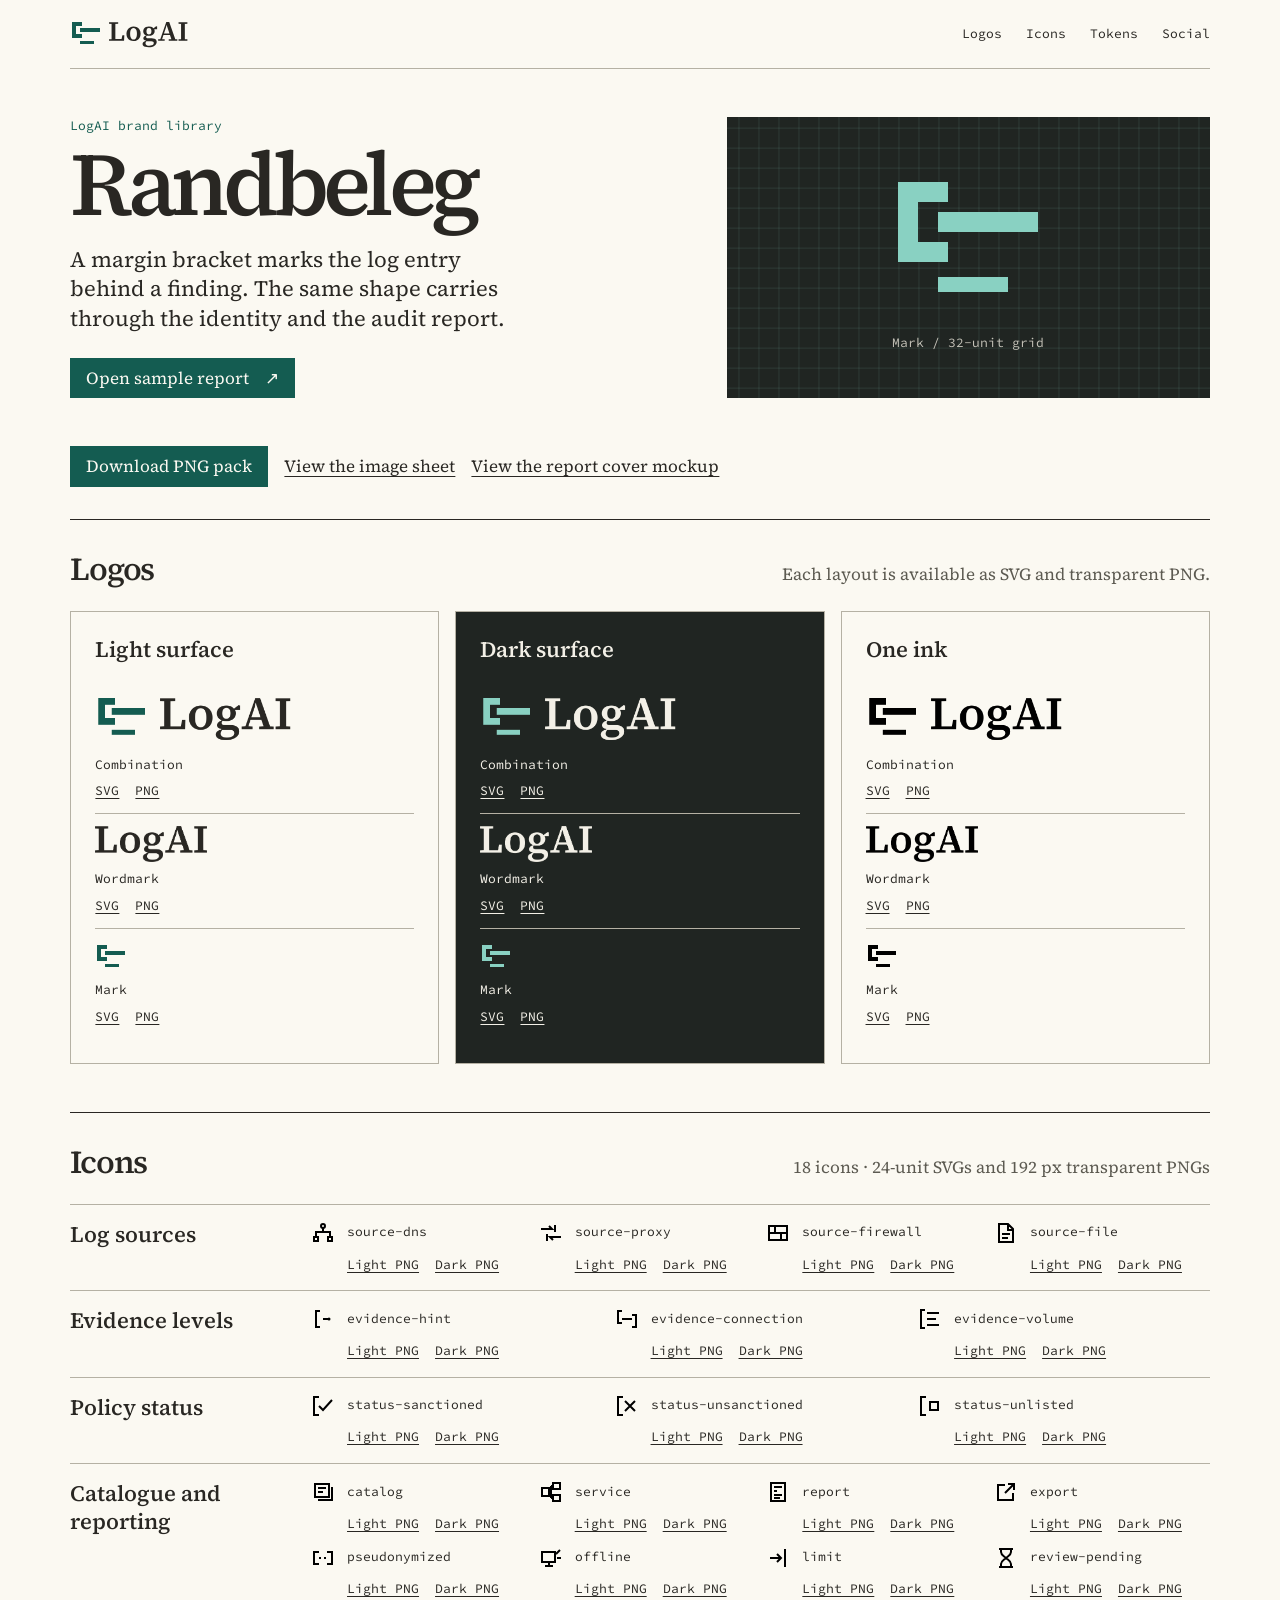
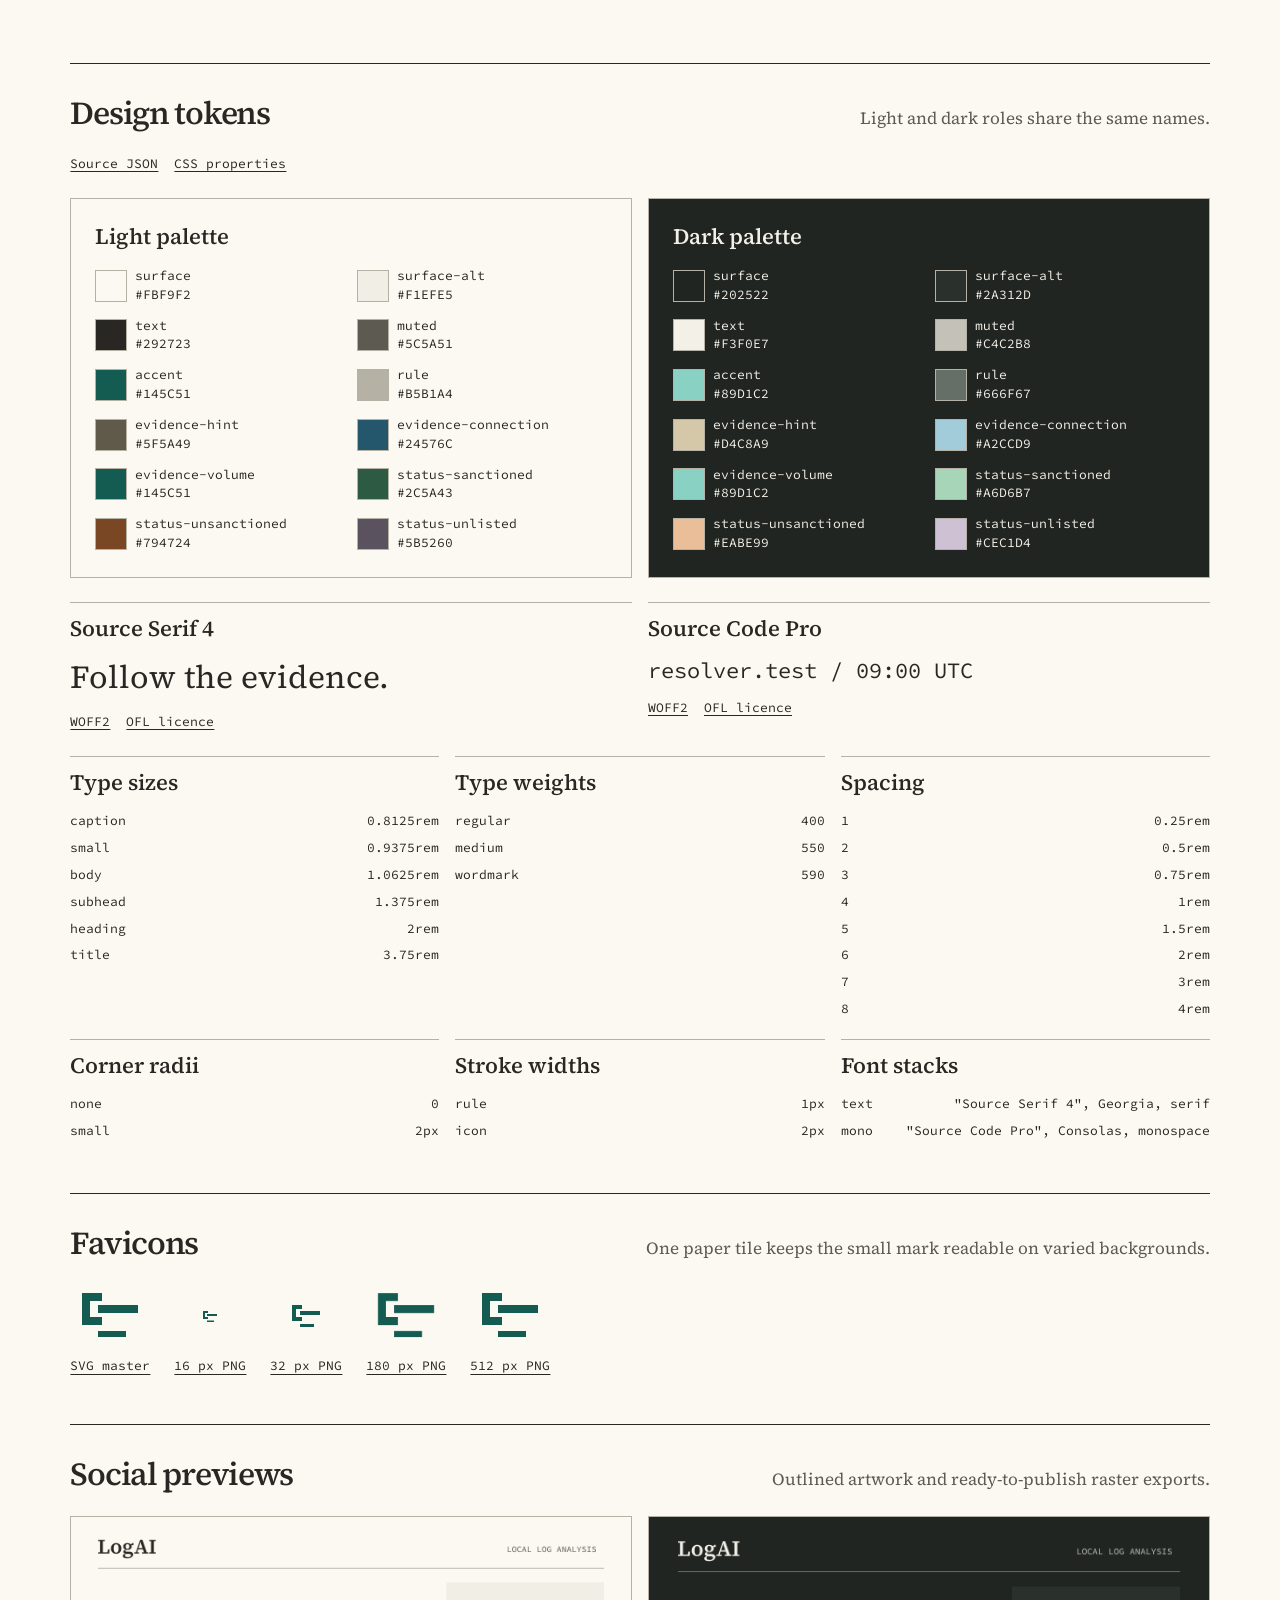
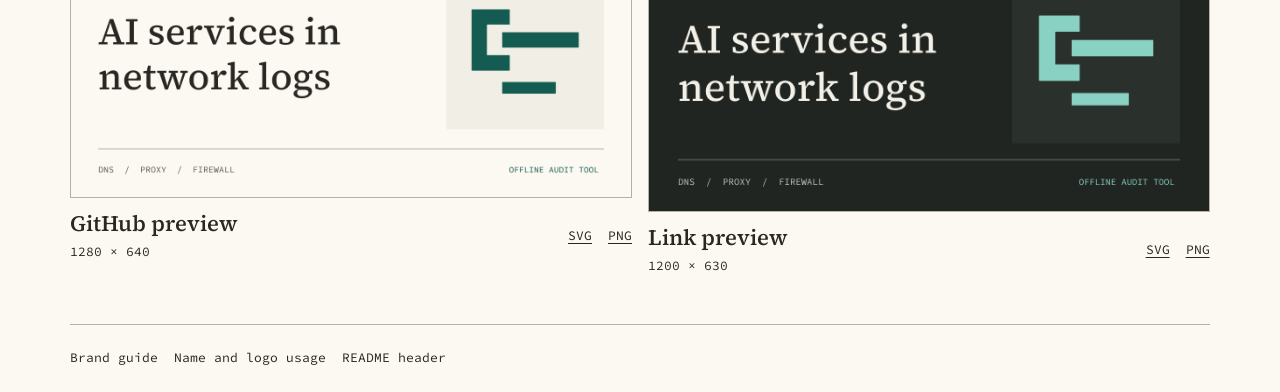
<file: brand/preview/index.html>
<!doctype html>
<html lang="en">
<head>
  <meta charset="utf-8">
  <meta name="viewport" content="width=device-width, initial-scale=1">
  <title>Randbeleg · LogAI asset library</title>
  <link rel="icon" href="../favicon/favicon.svg">
  <link rel="stylesheet" href="../fonts/fonts.css">
  <link rel="stylesheet" href="../tokens/tokens.css">
  <link rel="stylesheet" href="styles.css">
</head>
<body>
  <a class="skip" href="#logos">Skip to assets</a>
  <div class="page">
    <header class="bar">
      <picture>
        <source media="screen and (prefers-color-scheme: dark)" srcset="../logo/logai-logo-dark.svg">
        <img src="../logo/logai-logo-light.svg" alt="LogAI" width="119" height="36">
      </picture>
      <nav aria-label="Asset library"><a href="#logos">Logos</a><a href="#icons">Icons</a><a href="#tokens">Tokens</a><a href="#social">Social</a></nav>
    </header>
    <main>
      <header class="hero">
        <div class="intro">
          <p class="kicker">LogAI brand library</p>
          <h1>Randbeleg</h1>
          <p class="lead">A margin bracket marks the log entry behind a finding. The same shape carries through the identity and the audit report.</p>
          <a class="action" href="../templates/report/report.html">Open sample report <span aria-hidden="true">↗</span></a>
        </div>
        <div class="proof">
          <img src="../logo/logai-mark-dark.svg" alt="Randbeleg mark" width="160" height="160">
          <span>Mark / 32-unit grid</span>
        </div>
      </header>
      <div class="asset-downloads">
        <a class="action" href="../exports/logai-randbeleg-png.zip" download>Download PNG pack</a>
        <a href="randbeleg-assets.png">View the image sheet</a>
        <a href="report-cover-mockup.png">View the report cover mockup</a>
      </div>
    <section id="logos" aria-labelledby="logos-title">
      <header class="section-head"><h2 id="logos-title">Logos</h2><p>Each layout is available as SVG and transparent PNG.</p></header>
      <div class="logos">
        <article class="logo-card light"><h3>Light surface</h3>
          <div class="logo-sample">
            <img src="../logo/logai-logo-light.png" alt="" width="198" height="60">
            <span>Combination</span>
            <div class="downloads"><a href="../logo/logai-logo-light.svg" aria-label="logo light SVG">SVG</a><a href="../logo/logai-logo-light.png" aria-label="logo light PNG" download>PNG</a></div>
          </div>
          <div class="logo-sample">
            <img src="../logo/logai-wordmark-light.png" alt="" width="112" height="36">
            <span>Wordmark</span>
            <div class="downloads"><a href="../logo/logai-wordmark-light.svg" aria-label="wordmark light SVG">SVG</a><a href="../logo/logai-wordmark-light.png" aria-label="wordmark light PNG" download>PNG</a></div>
          </div>
          <div class="logo-sample">
            <img src="../logo/logai-mark-light.png" alt="" width="32" height="32">
            <span>Mark</span>
            <div class="downloads"><a href="../logo/logai-mark-light.svg" aria-label="mark light SVG">SVG</a><a href="../logo/logai-mark-light.png" aria-label="mark light PNG" download>PNG</a></div>
          </div>
        </article>
        <article class="logo-card dark"><h3>Dark surface</h3>
          <div class="logo-sample">
            <img src="../logo/logai-logo-dark.png" alt="" width="198" height="60">
            <span>Combination</span>
            <div class="downloads"><a href="../logo/logai-logo-dark.svg" aria-label="logo dark SVG">SVG</a><a href="../logo/logai-logo-dark.png" aria-label="logo dark PNG" download>PNG</a></div>
          </div>
          <div class="logo-sample">
            <img src="../logo/logai-wordmark-dark.png" alt="" width="112" height="36">
            <span>Wordmark</span>
            <div class="downloads"><a href="../logo/logai-wordmark-dark.svg" aria-label="wordmark dark SVG">SVG</a><a href="../logo/logai-wordmark-dark.png" aria-label="wordmark dark PNG" download>PNG</a></div>
          </div>
          <div class="logo-sample">
            <img src="../logo/logai-mark-dark.png" alt="" width="32" height="32">
            <span>Mark</span>
            <div class="downloads"><a href="../logo/logai-mark-dark.svg" aria-label="mark dark SVG">SVG</a><a href="../logo/logai-mark-dark.png" aria-label="mark dark PNG" download>PNG</a></div>
          </div>
        </article>
        <article class="logo-card mono"><h3>One ink</h3>
          <div class="logo-sample">
            <img src="../logo/logai-logo-mono.png" alt="" width="198" height="60">
            <span>Combination</span>
            <div class="downloads"><a href="../logo/logai-logo-mono.svg" aria-label="logo mono SVG">SVG</a><a href="../logo/logai-logo-mono.png" aria-label="logo mono PNG" download>PNG</a></div>
          </div>
          <div class="logo-sample">
            <img src="../logo/logai-wordmark-mono.png" alt="" width="112" height="36">
            <span>Wordmark</span>
            <div class="downloads"><a href="../logo/logai-wordmark-mono.svg" aria-label="wordmark mono SVG">SVG</a><a href="../logo/logai-wordmark-mono.png" aria-label="wordmark mono PNG" download>PNG</a></div>
          </div>
          <div class="logo-sample">
            <img src="../logo/logai-mark-mono.png" alt="" width="32" height="32">
            <span>Mark</span>
            <div class="downloads"><a href="../logo/logai-mark-mono.svg" aria-label="mark mono SVG">SVG</a><a href="../logo/logai-mark-mono.png" aria-label="mark mono PNG" download>PNG</a></div>
          </div>
        </article>
      </div>
    </section>
    <section id="icons" aria-labelledby="icons-title">
      <header class="section-head"><h2 id="icons-title">Icons</h2><p>18 icons · 24-unit SVGs and 192 px transparent PNGs</p></header>
      <div class="icon-group"><h3>Log sources</h3><ul>
            <li>
              <a href="../icons/source-dns.svg"><img src="../icons/source-dns.svg" alt="" width="24" height="24"><code>source-dns</code></a>
              <div class="downloads icon-formats"><a href="../icons/png/light/source-dns.png" aria-label="source-dns PNG for light surfaces" download>Light PNG</a><a href="../icons/png/dark/source-dns.png" aria-label="source-dns PNG for dark surfaces" download>Dark PNG</a></div>
            </li>
            <li>
              <a href="../icons/source-proxy.svg"><img src="../icons/source-proxy.svg" alt="" width="24" height="24"><code>source-proxy</code></a>
              <div class="downloads icon-formats"><a href="../icons/png/light/source-proxy.png" aria-label="source-proxy PNG for light surfaces" download>Light PNG</a><a href="../icons/png/dark/source-proxy.png" aria-label="source-proxy PNG for dark surfaces" download>Dark PNG</a></div>
            </li>
            <li>
              <a href="../icons/source-firewall.svg"><img src="../icons/source-firewall.svg" alt="" width="24" height="24"><code>source-firewall</code></a>
              <div class="downloads icon-formats"><a href="../icons/png/light/source-firewall.png" aria-label="source-firewall PNG for light surfaces" download>Light PNG</a><a href="../icons/png/dark/source-firewall.png" aria-label="source-firewall PNG for dark surfaces" download>Dark PNG</a></div>
            </li>
            <li>
              <a href="../icons/source-file.svg"><img src="../icons/source-file.svg" alt="" width="24" height="24"><code>source-file</code></a>
              <div class="downloads icon-formats"><a href="../icons/png/light/source-file.png" aria-label="source-file PNG for light surfaces" download>Light PNG</a><a href="../icons/png/dark/source-file.png" aria-label="source-file PNG for dark surfaces" download>Dark PNG</a></div>
            </li>
      </ul></div>
      <div class="icon-group"><h3>Evidence levels</h3><ul>
            <li>
              <a href="../icons/evidence-hint.svg"><img src="../icons/evidence-hint.svg" alt="" width="24" height="24"><code>evidence-hint</code></a>
              <div class="downloads icon-formats"><a href="../icons/png/light/evidence-hint.png" aria-label="evidence-hint PNG for light surfaces" download>Light PNG</a><a href="../icons/png/dark/evidence-hint.png" aria-label="evidence-hint PNG for dark surfaces" download>Dark PNG</a></div>
            </li>
            <li>
              <a href="../icons/evidence-connection.svg"><img src="../icons/evidence-connection.svg" alt="" width="24" height="24"><code>evidence-connection</code></a>
              <div class="downloads icon-formats"><a href="../icons/png/light/evidence-connection.png" aria-label="evidence-connection PNG for light surfaces" download>Light PNG</a><a href="../icons/png/dark/evidence-connection.png" aria-label="evidence-connection PNG for dark surfaces" download>Dark PNG</a></div>
            </li>
            <li>
              <a href="../icons/evidence-volume.svg"><img src="../icons/evidence-volume.svg" alt="" width="24" height="24"><code>evidence-volume</code></a>
              <div class="downloads icon-formats"><a href="../icons/png/light/evidence-volume.png" aria-label="evidence-volume PNG for light surfaces" download>Light PNG</a><a href="../icons/png/dark/evidence-volume.png" aria-label="evidence-volume PNG for dark surfaces" download>Dark PNG</a></div>
            </li>
      </ul></div>
      <div class="icon-group"><h3>Policy status</h3><ul>
            <li>
              <a href="../icons/status-sanctioned.svg"><img src="../icons/status-sanctioned.svg" alt="" width="24" height="24"><code>status-sanctioned</code></a>
              <div class="downloads icon-formats"><a href="../icons/png/light/status-sanctioned.png" aria-label="status-sanctioned PNG for light surfaces" download>Light PNG</a><a href="../icons/png/dark/status-sanctioned.png" aria-label="status-sanctioned PNG for dark surfaces" download>Dark PNG</a></div>
            </li>
            <li>
              <a href="../icons/status-unsanctioned.svg"><img src="../icons/status-unsanctioned.svg" alt="" width="24" height="24"><code>status-unsanctioned</code></a>
              <div class="downloads icon-formats"><a href="../icons/png/light/status-unsanctioned.png" aria-label="status-unsanctioned PNG for light surfaces" download>Light PNG</a><a href="../icons/png/dark/status-unsanctioned.png" aria-label="status-unsanctioned PNG for dark surfaces" download>Dark PNG</a></div>
            </li>
            <li>
              <a href="../icons/status-unlisted.svg"><img src="../icons/status-unlisted.svg" alt="" width="24" height="24"><code>status-unlisted</code></a>
              <div class="downloads icon-formats"><a href="../icons/png/light/status-unlisted.png" aria-label="status-unlisted PNG for light surfaces" download>Light PNG</a><a href="../icons/png/dark/status-unlisted.png" aria-label="status-unlisted PNG for dark surfaces" download>Dark PNG</a></div>
            </li>
      </ul></div>
      <div class="icon-group"><h3>Catalogue and reporting</h3><ul>
            <li>
              <a href="../icons/catalog.svg"><img src="../icons/catalog.svg" alt="" width="24" height="24"><code>catalog</code></a>
              <div class="downloads icon-formats"><a href="../icons/png/light/catalog.png" aria-label="catalog PNG for light surfaces" download>Light PNG</a><a href="../icons/png/dark/catalog.png" aria-label="catalog PNG for dark surfaces" download>Dark PNG</a></div>
            </li>
            <li>
              <a href="../icons/service.svg"><img src="../icons/service.svg" alt="" width="24" height="24"><code>service</code></a>
              <div class="downloads icon-formats"><a href="../icons/png/light/service.png" aria-label="service PNG for light surfaces" download>Light PNG</a><a href="../icons/png/dark/service.png" aria-label="service PNG for dark surfaces" download>Dark PNG</a></div>
            </li>
            <li>
              <a href="../icons/report.svg"><img src="../icons/report.svg" alt="" width="24" height="24"><code>report</code></a>
              <div class="downloads icon-formats"><a href="../icons/png/light/report.png" aria-label="report PNG for light surfaces" download>Light PNG</a><a href="../icons/png/dark/report.png" aria-label="report PNG for dark surfaces" download>Dark PNG</a></div>
            </li>
            <li>
              <a href="../icons/export.svg"><img src="../icons/export.svg" alt="" width="24" height="24"><code>export</code></a>
              <div class="downloads icon-formats"><a href="../icons/png/light/export.png" aria-label="export PNG for light surfaces" download>Light PNG</a><a href="../icons/png/dark/export.png" aria-label="export PNG for dark surfaces" download>Dark PNG</a></div>
            </li>
            <li>
              <a href="../icons/pseudonymized.svg"><img src="../icons/pseudonymized.svg" alt="" width="24" height="24"><code>pseudonymized</code></a>
              <div class="downloads icon-formats"><a href="../icons/png/light/pseudonymized.png" aria-label="pseudonymized PNG for light surfaces" download>Light PNG</a><a href="../icons/png/dark/pseudonymized.png" aria-label="pseudonymized PNG for dark surfaces" download>Dark PNG</a></div>
            </li>
            <li>
              <a href="../icons/offline.svg"><img src="../icons/offline.svg" alt="" width="24" height="24"><code>offline</code></a>
              <div class="downloads icon-formats"><a href="../icons/png/light/offline.png" aria-label="offline PNG for light surfaces" download>Light PNG</a><a href="../icons/png/dark/offline.png" aria-label="offline PNG for dark surfaces" download>Dark PNG</a></div>
            </li>
            <li>
              <a href="../icons/limit.svg"><img src="../icons/limit.svg" alt="" width="24" height="24"><code>limit</code></a>
              <div class="downloads icon-formats"><a href="../icons/png/light/limit.png" aria-label="limit PNG for light surfaces" download>Light PNG</a><a href="../icons/png/dark/limit.png" aria-label="limit PNG for dark surfaces" download>Dark PNG</a></div>
            </li>
            <li>
              <a href="../icons/review-pending.svg"><img src="../icons/review-pending.svg" alt="" width="24" height="24"><code>review-pending</code></a>
              <div class="downloads icon-formats"><a href="../icons/png/light/review-pending.png" aria-label="review-pending PNG for light surfaces" download>Light PNG</a><a href="../icons/png/dark/review-pending.png" aria-label="review-pending PNG for dark surfaces" download>Dark PNG</a></div>
            </li>
      </ul></div>
    </section>
    <section id="tokens" aria-labelledby="tokens-title">
      <header class="section-head"><h2 id="tokens-title">Design tokens</h2><p>Light and dark roles share the same names.</p></header>
      <div class="downloads"><a href="../tokens/tokens.json">Source JSON</a><a href="../tokens/tokens.css">CSS properties</a></div>
      <div class="palettes">
        <article class="palette light"><h3>Light palette</h3><ul>
            <li><i style="--swatch:var(--logai-color-light-surface)"></i><div><code>surface</code><span>#FBF9F2</span></div></li>
            <li><i style="--swatch:var(--logai-color-light-surface-alt)"></i><div><code>surface-alt</code><span>#F1EFE5</span></div></li>
            <li><i style="--swatch:var(--logai-color-light-text)"></i><div><code>text</code><span>#292723</span></div></li>
            <li><i style="--swatch:var(--logai-color-light-muted)"></i><div><code>muted</code><span>#5C5A51</span></div></li>
            <li><i style="--swatch:var(--logai-color-light-accent)"></i><div><code>accent</code><span>#145C51</span></div></li>
            <li><i style="--swatch:var(--logai-color-light-rule)"></i><div><code>rule</code><span>#B5B1A4</span></div></li>
            <li><i style="--swatch:var(--logai-color-light-evidence-hint)"></i><div><code>evidence-hint</code><span>#5F5A49</span></div></li>
            <li><i style="--swatch:var(--logai-color-light-evidence-connection)"></i><div><code>evidence-connection</code><span>#24576C</span></div></li>
            <li><i style="--swatch:var(--logai-color-light-evidence-volume)"></i><div><code>evidence-volume</code><span>#145C51</span></div></li>
            <li><i style="--swatch:var(--logai-color-light-status-sanctioned)"></i><div><code>status-sanctioned</code><span>#2C5A43</span></div></li>
            <li><i style="--swatch:var(--logai-color-light-status-unsanctioned)"></i><div><code>status-unsanctioned</code><span>#794724</span></div></li>
            <li><i style="--swatch:var(--logai-color-light-status-unlisted)"></i><div><code>status-unlisted</code><span>#5B5260</span></div></li>
          </ul></article>
        <article class="palette dark"><h3>Dark palette</h3><ul>
            <li><i style="--swatch:var(--logai-color-dark-surface)"></i><div><code>surface</code><span>#202522</span></div></li>
            <li><i style="--swatch:var(--logai-color-dark-surface-alt)"></i><div><code>surface-alt</code><span>#2A312D</span></div></li>
            <li><i style="--swatch:var(--logai-color-dark-text)"></i><div><code>text</code><span>#F3F0E7</span></div></li>
            <li><i style="--swatch:var(--logai-color-dark-muted)"></i><div><code>muted</code><span>#C4C2B8</span></div></li>
            <li><i style="--swatch:var(--logai-color-dark-accent)"></i><div><code>accent</code><span>#89D1C2</span></div></li>
            <li><i style="--swatch:var(--logai-color-dark-rule)"></i><div><code>rule</code><span>#666F67</span></div></li>
            <li><i style="--swatch:var(--logai-color-dark-evidence-hint)"></i><div><code>evidence-hint</code><span>#D4C8A9</span></div></li>
            <li><i style="--swatch:var(--logai-color-dark-evidence-connection)"></i><div><code>evidence-connection</code><span>#A2CCD9</span></div></li>
            <li><i style="--swatch:var(--logai-color-dark-evidence-volume)"></i><div><code>evidence-volume</code><span>#89D1C2</span></div></li>
            <li><i style="--swatch:var(--logai-color-dark-status-sanctioned)"></i><div><code>status-sanctioned</code><span>#A6D6B7</span></div></li>
            <li><i style="--swatch:var(--logai-color-dark-status-unsanctioned)"></i><div><code>status-unsanctioned</code><span>#EABE99</span></div></li>
            <li><i style="--swatch:var(--logai-color-dark-status-unlisted)"></i><div><code>status-unlisted</code><span>#CEC1D4</span></div></li>
          </ul></article>
      </div>
      <div class="types">
        <article class="type-sample"><h3>Source Serif 4</h3><p>Follow the evidence.</p><div class="downloads"><a href="../fonts/source-serif-4/source-serif-4.woff2">WOFF2</a><a href="../fonts/source-serif-4/ofl.txt">OFL licence</a></div></article>
        <article class="type-sample"><h3>Source Code Pro</h3><p>resolver.test / 09:00 UTC</p><div class="downloads"><a href="../fonts/source-code-pro/source-code-pro.woff2">WOFF2</a><a href="../fonts/source-code-pro/ofl.txt">OFL licence</a></div></article>
      </div>
      <div class="dimensions">
        <article><h3>Type sizes</h3><dl>
          <div><dt>caption</dt><dd><code>0.8125rem</code></dd></div>
          <div><dt>small</dt><dd><code>0.9375rem</code></dd></div>
          <div><dt>body</dt><dd><code>1.0625rem</code></dd></div>
          <div><dt>subhead</dt><dd><code>1.375rem</code></dd></div>
          <div><dt>heading</dt><dd><code>2rem</code></dd></div>
          <div><dt>title</dt><dd><code>3.75rem</code></dd></div>
        </dl></article>
        <article><h3>Type weights</h3><dl>
          <div><dt>regular</dt><dd><code>400</code></dd></div>
          <div><dt>medium</dt><dd><code>550</code></dd></div>
          <div><dt>wordmark</dt><dd><code>590</code></dd></div>
        </dl></article>
        <article><h3>Spacing</h3><dl>
          <div><dt>1</dt><dd><code>0.25rem</code></dd></div>
          <div><dt>2</dt><dd><code>0.5rem</code></dd></div>
          <div><dt>3</dt><dd><code>0.75rem</code></dd></div>
          <div><dt>4</dt><dd><code>1rem</code></dd></div>
          <div><dt>5</dt><dd><code>1.5rem</code></dd></div>
          <div><dt>6</dt><dd><code>2rem</code></dd></div>
          <div><dt>7</dt><dd><code>3rem</code></dd></div>
          <div><dt>8</dt><dd><code>4rem</code></dd></div>
        </dl></article>
        <article><h3>Corner radii</h3><dl>
          <div><dt>none</dt><dd><code>0</code></dd></div>
          <div><dt>small</dt><dd><code>2px</code></dd></div>
        </dl></article>
        <article><h3>Stroke widths</h3><dl>
          <div><dt>rule</dt><dd><code>1px</code></dd></div>
          <div><dt>icon</dt><dd><code>2px</code></dd></div>
        </dl></article>
        <article><h3>Font stacks</h3><dl>
          <div><dt>text</dt><dd><code>&quot;Source Serif 4&quot;, Georgia, serif</code></dd></div>
          <div><dt>mono</dt><dd><code>&quot;Source Code Pro&quot;, Consolas, monospace</code></dd></div>
        </dl></article>
      </div>
    </section>
    <section id="favicons" aria-labelledby="favicons-title">
      <header class="section-head"><h2 id="favicons-title">Favicons</h2><p>One paper tile keeps the small mark readable on varied backgrounds.</p></header>
      <div class="favicons"><a href="../favicon/favicon.svg"><img src="../favicon/favicon.svg" alt="" width="64" height="64"><span>SVG master</span></a>
        <a href="../favicon/favicon-16.png"><img src="../favicon/favicon-16.png" alt="" width="16" height="16"><span>16 px PNG</span></a>
<a href="../favicon/favicon-32.png"><img src="../favicon/favicon-32.png" alt="" width="32" height="32"><span>32 px PNG</span></a>
<a href="../favicon/favicon-180.png"><img src="../favicon/favicon-180.png" alt="" width="64" height="64"><span>180 px PNG</span></a>
<a href="../favicon/favicon-512.png"><img src="../favicon/favicon-512.png" alt="" width="64" height="64"><span>512 px PNG</span></a></div>
    </section>
    <section id="social" aria-labelledby="social-title">
      <header class="section-head"><h2 id="social-title">Social previews</h2><p>Outlined artwork and ready-to-publish raster exports.</p></header>
      <div class="socials">
        <figure><img src="../social/github-preview.png" alt="GitHub preview, AI services in network logs" width="1280" height="640"><figcaption><div><h3>GitHub preview</h3><code>1280 × 640</code></div><div class="downloads"><a href="../social/github-preview.svg">SVG</a><a href="../social/github-preview.png">PNG</a></div></figcaption></figure>
        <figure><img src="../social/link-preview.png" alt="Link preview, AI services in network logs" width="1200" height="630"><figcaption><div><h3>Link preview</h3><code>1200 × 630</code></div><div class="downloads"><a href="../social/link-preview.svg">SVG</a><a href="../social/link-preview.png">PNG</a></div></figcaption></figure>
      </div>
    </section>
    </main>
    <footer><a href="../README.md">Brand guide</a><a href="../TRADEMARK.md">Name and logo usage</a><a href="../snippets/readme-header.md">README header</a></footer>
  </div>
</body>
</html>
</file>
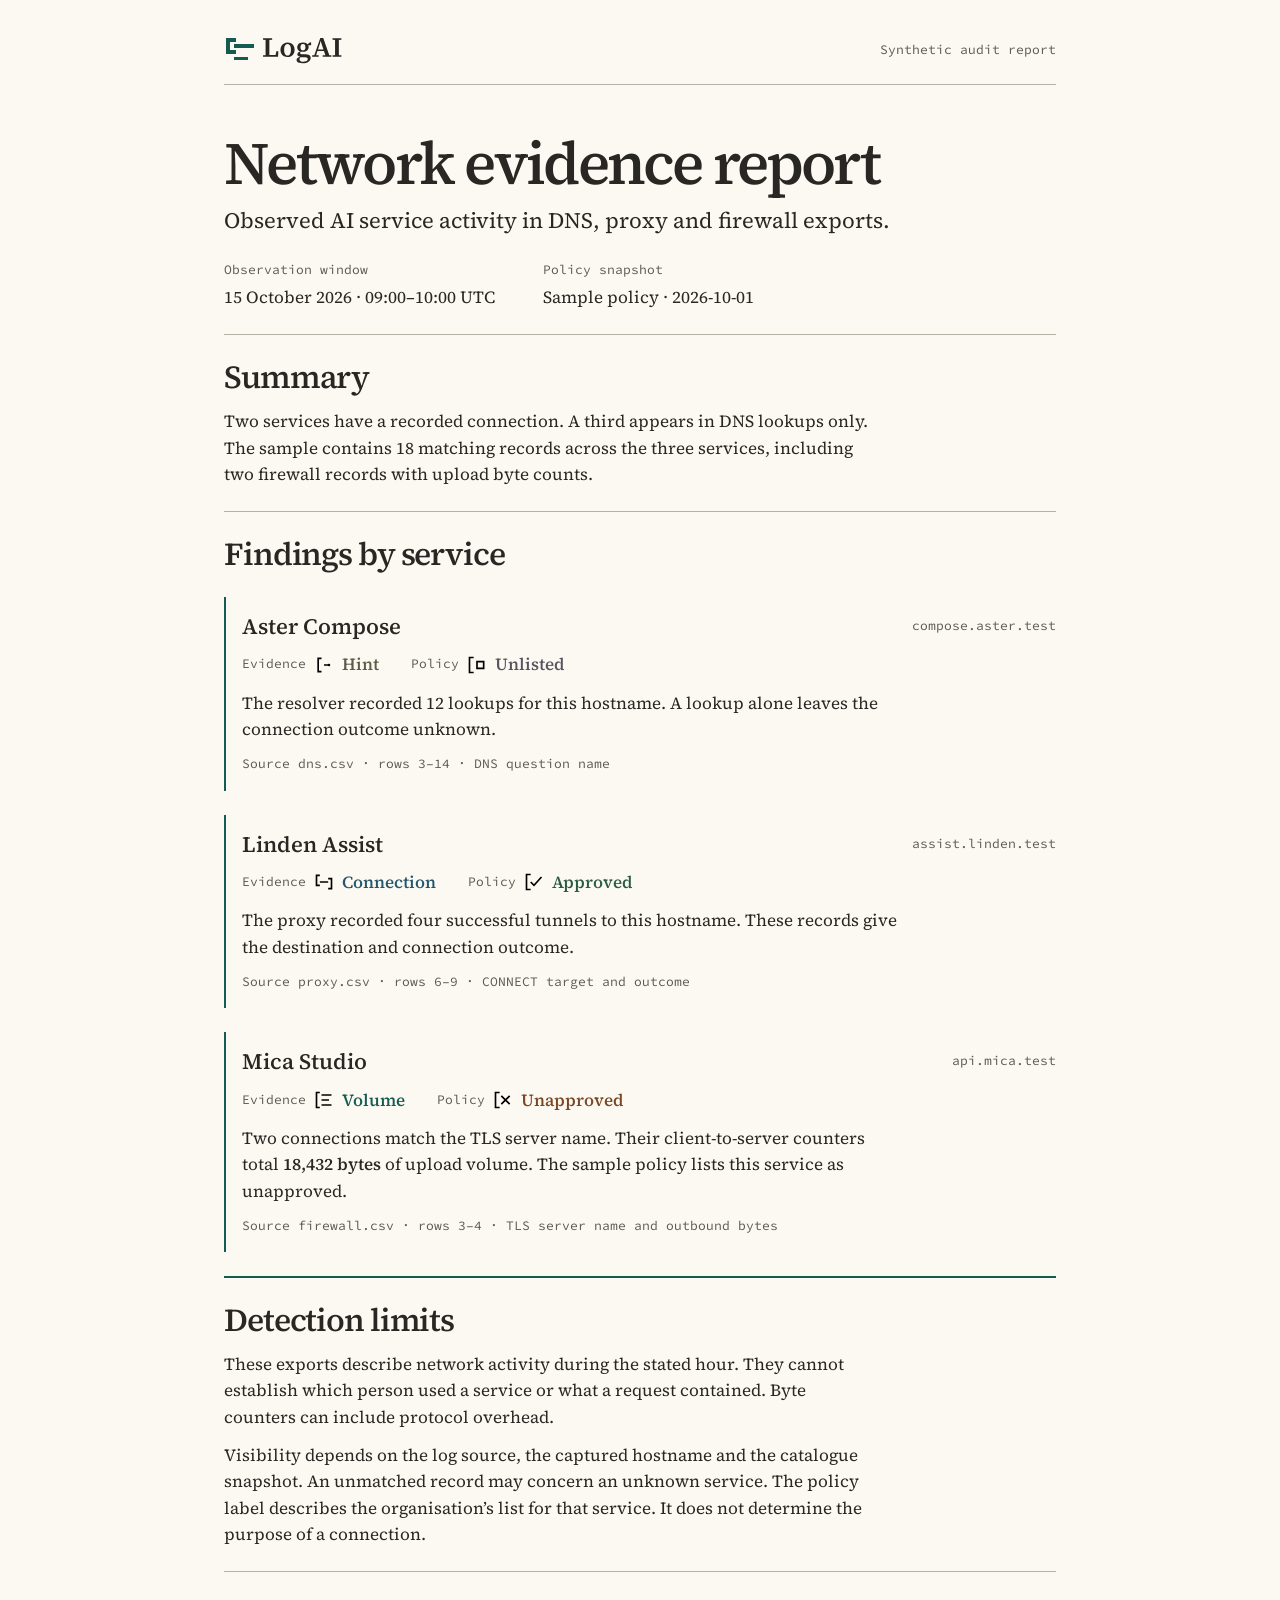
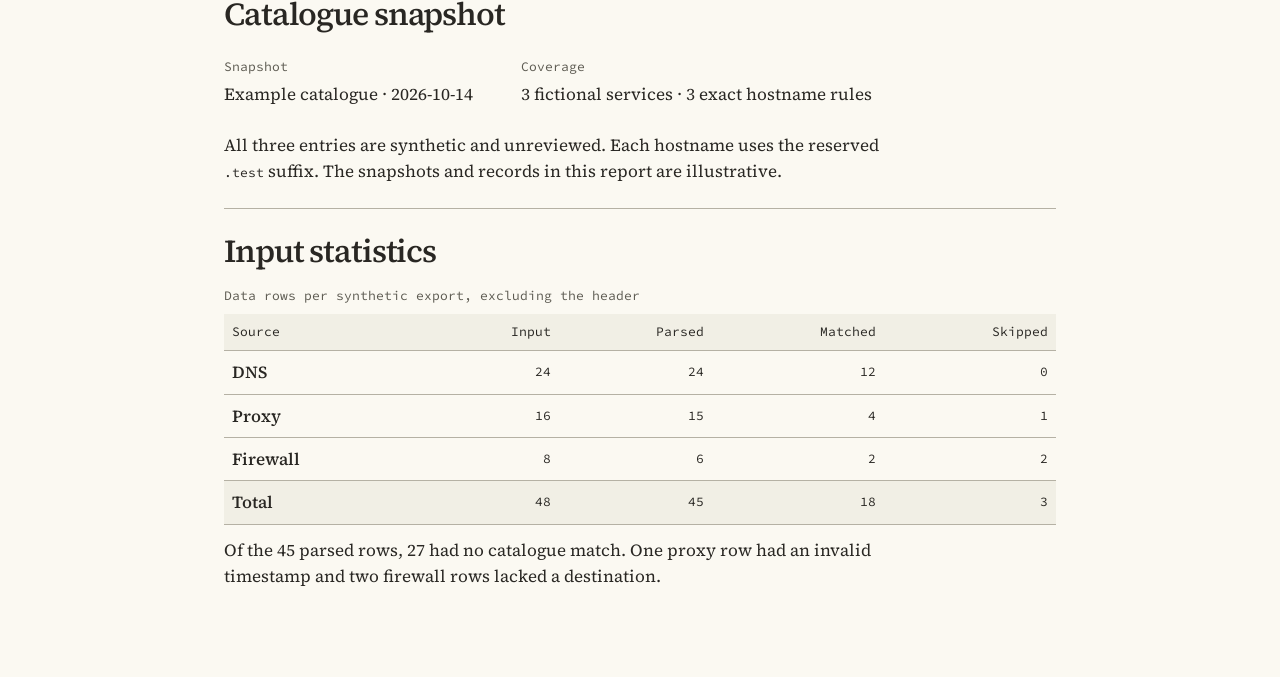
<file: brand/templates/report/report.html>
<!doctype html>
<html lang="en">
<head>
  <meta charset="utf-8">
  <meta name="viewport" content="width=device-width, initial-scale=1">
  <title>Network evidence report · LogAI</title>
  <link rel="icon" href="../../favicon/favicon.svg">
  <link rel="stylesheet" href="../../fonts/fonts.css">
  <link rel="stylesheet" href="../../tokens/tokens.css">
  <link rel="stylesheet" href="report.css">
</head>
<body>
  <main>
    <header class="cover">
      <div class="mast">
        <img class="logo-light" src="../../logo/logai-logo-light.svg" width="119" height="36" alt="LogAI">
        <img class="logo-dark" src="../../logo/logai-logo-dark.svg" width="119" height="36" alt="LogAI">
        <span>Synthetic audit report</span>
      </div>
      <h1>Network evidence report</h1>
      <p class="dek">Observed AI service activity in DNS, proxy and firewall exports.</p>
      <dl class="metadata">
        <div><dt>Observation window</dt><dd>15 October 2026 · 09:00–10:00 UTC</dd></div>
        <div><dt>Policy snapshot</dt><dd>Sample policy · 2026-10-01</dd></div>
      </dl>
    </header>

    <section aria-labelledby="summary">
      <h2 id="summary">Summary</h2>
      <p>Two services have a recorded connection. A third appears in DNS lookups only. The sample contains 18 matching records across the three services, including two firewall records with upload byte counts.</p>
    </section>

    <section aria-labelledby="findings">
      <h2 id="findings">Findings by service</h2>
      <article>
        <header><h3>Aster Compose</h3><code>compose.aster.test</code></header>
        <dl class="classification">
          <div><dt>Evidence</dt><dd class="evidence-hint"><img src="../../icons/evidence-hint.svg" alt="">Hint</dd></div>
          <div><dt>Policy</dt><dd class="status-unlisted"><img src="../../icons/status-unlisted.svg" alt="">Unlisted</dd></div>
        </dl>
        <p>The resolver recorded 12 lookups for this hostname. A lookup alone leaves the connection outcome unknown.</p>
        <p class="reference">Source <code>dns.csv</code> · rows 3–14 · DNS question name</p>
      </article>
      <article>
        <header><h3>Linden Assist</h3><code>assist.linden.test</code></header>
        <dl class="classification">
          <div><dt>Evidence</dt><dd class="evidence-connection"><img src="../../icons/evidence-connection.svg" alt="">Connection</dd></div>
          <div><dt>Policy</dt><dd class="status-sanctioned"><img src="../../icons/status-sanctioned.svg" alt="">Approved</dd></div>
        </dl>
        <p>The proxy recorded four successful tunnels to this hostname. These records give the destination and connection outcome.</p>
        <p class="reference">Source <code>proxy.csv</code> · rows 6–9 · CONNECT target and outcome</p>
      </article>
      <article>
        <header><h3>Mica Studio</h3><code>api.mica.test</code></header>
        <dl class="classification">
          <div><dt>Evidence</dt><dd class="evidence-volume"><img src="../../icons/evidence-volume.svg" alt="">Volume</dd></div>
          <div><dt>Policy</dt><dd class="status-unsanctioned"><img src="../../icons/status-unsanctioned.svg" alt="">Unapproved</dd></div>
        </dl>
        <p>Two connections match the TLS server name. Their client-to-server counters total <strong>18,432 bytes</strong> of upload volume. The sample policy lists this service as unapproved.</p>
        <p class="reference">Source <code>firewall.csv</code> · rows 3–4 · TLS server name and outbound bytes</p>
      </article>
    </section>

    <section class="methods" aria-labelledby="limits">
      <h2 id="limits">Detection limits</h2>
      <p>These exports describe network activity during the stated hour. They cannot establish which person used a service or what a request contained. Byte counters can include protocol overhead.</p>
      <p>Visibility depends on the log source, the captured hostname and the catalogue snapshot. An unmatched record may concern an unknown service. The policy label describes the organisation’s list for that service. It does not determine the purpose of a connection.</p>
    </section>
    <section aria-labelledby="catalogue">
      <h2 id="catalogue">Catalogue snapshot</h2>
      <dl class="metadata">
        <div><dt>Snapshot</dt><dd>Example catalogue · 2026-10-14</dd></div>
        <div><dt>Coverage</dt><dd>3 fictional services · 3 exact hostname rules</dd></div>
      </dl>
      <p>All three entries are synthetic and unreviewed. Each hostname uses the reserved <code>.test</code> suffix. The snapshots and records in this report are illustrative.</p>
    </section>
    <section aria-labelledby="inputs">
      <h2 id="inputs">Input statistics</h2>
      <table>
        <caption>Data rows per synthetic export, excluding the header</caption>
        <thead><tr><th scope="col">Source</th><th scope="col">Input</th><th scope="col">Parsed</th><th scope="col">Matched</th><th scope="col">Skipped</th></tr></thead>
        <tbody>
          <tr><th scope="row">DNS</th><td>24</td><td>24</td><td>12</td><td>0</td></tr>
          <tr><th scope="row">Proxy</th><td>16</td><td>15</td><td>4</td><td>1</td></tr>
          <tr><th scope="row">Firewall</th><td>8</td><td>6</td><td>2</td><td>2</td></tr>
        </tbody>
        <tfoot><tr><th scope="row">Total</th><td>48</td><td>45</td><td>18</td><td>3</td></tr></tfoot>
      </table>
      <p>Of the 45 parsed rows, 27 had no catalogue match. One proxy row had an invalid timestamp and two firewall rows lacked a destination.</p>
    </section>
  </main>
</body>
</html>
</file>
<file: brand/fonts/fonts.css>
@font-face {
  font-family: "Source Serif 4";
  src: url("source-serif-4/source-serif-4.woff2") format("woff2");
  font-style: normal;
  font-weight: 200 900;
  font-display: swap;
}

@font-face {
  font-family: "Source Code Pro";
  src: url("source-code-pro/source-code-pro.woff2") format("woff2");
  font-style: normal;
  font-weight: 400;
  font-display: swap;
}
</file>
<file: brand/tokens/tokens.css>
/* Generated from tokens.json by generate.py. */
:root {
  --logai-color-light-surface: #FBF9F2;
  --logai-color-light-surface-alt: #F1EFE5;
  --logai-color-light-text: #292723;
  --logai-color-light-muted: #5C5A51;
  --logai-color-light-accent: #145C51;
  --logai-color-light-rule: #B5B1A4;
  --logai-color-light-evidence-hint: #5F5A49;
  --logai-color-light-evidence-connection: #24576C;
  --logai-color-light-evidence-volume: #145C51;
  --logai-color-light-status-sanctioned: #2C5A43;
  --logai-color-light-status-unsanctioned: #794724;
  --logai-color-light-status-unlisted: #5B5260;
  --logai-color-dark-surface: #202522;
  --logai-color-dark-surface-alt: #2A312D;
  --logai-color-dark-text: #F3F0E7;
  --logai-color-dark-muted: #C4C2B8;
  --logai-color-dark-accent: #89D1C2;
  --logai-color-dark-rule: #666F67;
  --logai-color-dark-evidence-hint: #D4C8A9;
  --logai-color-dark-evidence-connection: #A2CCD9;
  --logai-color-dark-evidence-volume: #89D1C2;
  --logai-color-dark-status-sanctioned: #A6D6B7;
  --logai-color-dark-status-unsanctioned: #EABE99;
  --logai-color-dark-status-unlisted: #CEC1D4;
  --logai-font-family-text: "Source Serif 4", Georgia, serif;
  --logai-font-family-mono: "Source Code Pro", Consolas, monospace;
  --logai-font-size-caption: 0.8125rem;
  --logai-font-size-small: 0.9375rem;
  --logai-font-size-body: 1.0625rem;
  --logai-font-size-subhead: 1.375rem;
  --logai-font-size-heading: 2rem;
  --logai-font-size-title: 3.75rem;
  --logai-font-weight-regular: 400;
  --logai-font-weight-medium: 550;
  --logai-font-weight-wordmark: 590;
  --logai-space-1: 0.25rem;
  --logai-space-2: 0.5rem;
  --logai-space-3: 0.75rem;
  --logai-space-4: 1rem;
  --logai-space-5: 1.5rem;
  --logai-space-6: 2rem;
  --logai-space-7: 3rem;
  --logai-space-8: 4rem;
  --logai-radius-none: 0;
  --logai-radius-small: 2px;
  --logai-stroke-rule: 1px;
  --logai-stroke-icon: 2px;
  --logai-surface: var(--logai-color-light-surface);
  --logai-surface-alt: var(--logai-color-light-surface-alt);
  --logai-text: var(--logai-color-light-text);
  --logai-muted: var(--logai-color-light-muted);
  --logai-accent: var(--logai-color-light-accent);
  --logai-rule: var(--logai-color-light-rule);
  --logai-evidence-hint: var(--logai-color-light-evidence-hint);
  --logai-evidence-connection: var(--logai-color-light-evidence-connection);
  --logai-evidence-volume: var(--logai-color-light-evidence-volume);
  --logai-status-sanctioned: var(--logai-color-light-status-sanctioned);
  --logai-status-unsanctioned: var(--logai-color-light-status-unsanctioned);
  --logai-status-unlisted: var(--logai-color-light-status-unlisted);
}

@media screen and (prefers-color-scheme: dark) {
  :root {
    --logai-surface: var(--logai-color-dark-surface);
    --logai-surface-alt: var(--logai-color-dark-surface-alt);
    --logai-text: var(--logai-color-dark-text);
    --logai-muted: var(--logai-color-dark-muted);
    --logai-accent: var(--logai-color-dark-accent);
    --logai-rule: var(--logai-color-dark-rule);
    --logai-evidence-hint: var(--logai-color-dark-evidence-hint);
    --logai-evidence-connection: var(--logai-color-dark-evidence-connection);
    --logai-evidence-volume: var(--logai-color-dark-evidence-volume);
    --logai-status-sanctioned: var(--logai-color-dark-status-sanctioned);
    --logai-status-unsanctioned: var(--logai-color-dark-status-unsanctioned);
    --logai-status-unlisted: var(--logai-color-dark-status-unlisted);
  }
}
</file>
<file: brand/preview/styles.css>
:root { color-scheme: light dark; }
* { box-sizing: border-box; }
body {
  margin: 0;
  background: var(--logai-surface);
  color: var(--logai-text);
  font: var(--logai-font-size-body)/1.45 var(--logai-font-family-text);
}
h1, h2, h3, p, dl, dd, figure, ul { margin: 0; }
h1, h2, h3 { font-weight: var(--logai-font-weight-medium); }
a { color: inherit; text-underline-offset: .22em; }
a:focus-visible { outline: 2px solid currentColor; outline-offset: 3px; }
img { display: block; }
code, nav, footer, .kicker, .downloads, .proof span, .logo-sample span, .palette li, .dimensions dl, .favicons span {
  font: var(--logai-font-size-caption)/1.45 var(--logai-font-family-mono);
}
.page { max-width: 88rem; padding-inline: clamp(1rem, 5.5vw, 5rem); margin: auto; }
.skip { position: absolute; top: -4rem; background: var(--logai-surface); padding: var(--logai-space-2); }
.skip:focus { top: var(--logai-space-2); }
.bar, nav, footer, .downloads, .socials figcaption { display: flex; align-items: center; justify-content: space-between; gap: var(--logai-space-4); }
.bar { padding-block: var(--logai-space-4); border-bottom: var(--logai-stroke-rule) solid var(--logai-rule); }
nav, footer, .downloads { flex-wrap: wrap; }
nav { gap: var(--logai-space-5); }
nav a, footer a { text-decoration: none; }
nav a:hover, footer a:hover { text-decoration: underline; }
.hero { display: grid; grid-template-columns: 1.2fr 1fr; align-items: stretch; gap: clamp(2rem, 6vw, 5rem); padding-block: var(--logai-space-7); }
.intro { align-self: center; }
.kicker { color: var(--logai-accent); }
h1 { font-size: clamp(3.25rem, 7vw, 6.8rem); letter-spacing: -.065em; line-height: 1.08; }
.lead { max-width: 39ch; margin-block: var(--logai-space-3) var(--logai-space-5); font-size: var(--logai-font-size-subhead); line-height: 1.35; }
.action { display: inline-flex; gap: var(--logai-space-4); align-items: center; background: var(--logai-accent); color: var(--logai-surface); padding: var(--logai-space-2) var(--logai-space-4); text-decoration: none; }
.action:hover { text-decoration: underline; }
.proof {
  display: grid; place-items: center; align-content: center; gap: var(--logai-space-3); min-height: 272px;
  color: var(--logai-color-dark-muted); background-color: var(--logai-color-dark-surface);
  --grid-ink: color-mix(in srgb, var(--logai-color-dark-accent) 12%, transparent);
  background-image: linear-gradient(to right, var(--grid-ink) 1px, transparent 1px), linear-gradient(to bottom, var(--grid-ink) 1px, transparent 1px);
  background-size: 20px 20px; background-position: center;
}
section { padding-block: var(--logai-space-6) var(--logai-space-7); border-top: var(--logai-stroke-rule) solid var(--logai-text); scroll-margin-top: var(--logai-space-3); }
.section-head { display: flex; justify-content: space-between; align-items: baseline; gap: var(--logai-space-4); margin-bottom: var(--logai-space-5); }
h2 { font-size: var(--logai-font-size-heading); letter-spacing: -.04em; line-height: 1.1; }
h3 { font-size: var(--logai-font-size-subhead); line-height: 1.25; }
.section-head p { color: var(--logai-muted); }
.logos, .palettes, .types, .dimensions, .socials { display: grid; gap: var(--logai-space-4); }
.logos, .dimensions { grid-template-columns: repeat(3, minmax(0,1fr)); }
.palettes, .types, .socials { grid-template-columns: repeat(2, minmax(0,1fr)); }
.light, .mono { --card-surface: var(--logai-color-light-surface); --card-text: var(--logai-color-light-text); }
.dark { --card-surface: var(--logai-color-dark-surface); --card-text: var(--logai-color-dark-text); }
.logo-card, .palette { padding: var(--logai-space-5); background: var(--card-surface); color: var(--card-text); border: var(--logai-stroke-rule) solid var(--logai-rule); }
.logo-card h3 { margin-bottom: var(--logai-space-3); }
.logo-sample { display: flex; flex-direction: column; align-items: flex-start; justify-content: center; gap: var(--logai-space-2); padding-block: var(--logai-space-3); text-decoration: none; }
.logo-sample + .logo-sample { border-top: var(--logai-stroke-rule) solid var(--logai-rule); }
.icon-group { display: grid; grid-template-columns: minmax(140px, 1fr) 4fr; gap: var(--logai-space-4); border-top: var(--logai-stroke-rule) solid var(--logai-rule); padding-block: var(--logai-space-4); }
.icon-group ul, .palette ul { list-style: none; padding: 0; display: grid; gap: var(--logai-space-3); }
.icon-group ul { grid-template-columns: repeat(auto-fit,minmax(min(100%, 200px),1fr)); }
.icon-group a { display: inline-flex; align-items: center; gap: var(--logai-space-3); text-decoration: none; }
.icon-formats { margin: var(--logai-space-1) 0 0 36px; }
.icon-formats a { text-decoration: underline; }
.asset-downloads { display: flex; align-items: center; flex-wrap: wrap; gap: var(--logai-space-4); margin-bottom: var(--logai-space-6); }
.icon-group a:hover code { text-decoration: underline; }
.downloads { justify-content: flex-start; }
.palettes, .types, .dimensions { margin-top: var(--logai-space-5); }
.palette ul { margin-top: var(--logai-space-4); grid-template-columns: repeat(auto-fit,minmax(min(100%, 185px),1fr)); }
.palette li { display: flex; gap: var(--logai-space-2); align-items: center; }
.palette li i { flex: 0 0 2rem; height: 2rem; background: var(--swatch); border: 1px solid var(--logai-rule); }
.palette li span, .palette li code { display: block; overflow-wrap: anywhere; }
.type-sample, .dimensions article { border-top: var(--logai-stroke-rule) solid var(--logai-rule); padding-top: var(--logai-space-3); }
.type-sample p { font-size: var(--logai-font-size-heading); margin-block: var(--logai-space-3); }
.type-sample:nth-child(2) p { font: var(--logai-font-size-subhead)/1.5 var(--logai-font-family-mono); }
.dimensions dl { margin-top: var(--logai-space-3); }
.dimensions dl div { display: flex; justify-content: space-between; gap: var(--logai-space-2); padding-block: var(--logai-space-1); }
.dimensions dd { text-align: right; overflow-wrap: anywhere; }
.favicons { display: flex; flex-wrap: wrap; gap: var(--logai-space-5); }
.favicons a { display: grid; grid-template-rows: 64px auto; align-items: center; justify-items: center; gap: var(--logai-space-2); }
.socials figure > img { width: 100%; height: auto; border: var(--logai-stroke-rule) solid var(--logai-rule); }
.socials figcaption { margin-top: var(--logai-space-3); }
footer { justify-content: flex-start; border-top: var(--logai-stroke-rule) solid var(--logai-rule); padding-block: var(--logai-space-5); }
@media screen and (prefers-color-scheme: dark) {
  .icon-group img { filter: invert(1); }
  .mono img { color-scheme: light; }
}
@media (max-width: 820px) {
  .logos { gap: var(--logai-space-2); }
  .logo-card { padding: var(--logai-space-3); }
  .logo-sample img { max-width: 100%; object-fit: contain; object-position: left; }
  .dimensions { grid-template-columns: 1fr 1fr; }
}
@media (max-width: 640px) {
  .hero, .icon-group, .logos, .palettes, .types, .dimensions, .socials { grid-template-columns: 1fr; }
  .bar, .section-head { align-items: flex-start; flex-direction: column; gap: var(--logai-space-3); }
  nav { gap: var(--logai-space-4); }
  .hero { gap: var(--logai-space-5); padding-block: var(--logai-space-5); }
  .proof { min-height: 200px; }
  .proof img { width: 128px; height: 128px; }
}
</file>
<file: brand/templates/report/report.css>
:root { color-scheme: light dark; }
* { box-sizing: border-box; }
body {
  margin: 0;
  color: var(--logai-text);
  background: var(--logai-surface);
  font: var(--logai-font-size-body)/1.55 var(--logai-font-family-text);
}
main { max-width: 60rem; margin: auto; padding: var(--logai-space-6) clamp(1rem, 5vw, 4rem) var(--logai-space-8); }
h1, h2, h3, p, dl, dd { margin: 0; }
h1, h2, h3, strong { font-weight: var(--logai-font-weight-medium); }
.mast, article header { display: flex; align-items: center; justify-content: space-between; gap: var(--logai-space-4); }
.mast { border-bottom: var(--logai-stroke-rule) solid var(--logai-rule); padding-bottom: var(--logai-space-4); }
.mast img { display: block; }
.mast .logo-dark { display: none; }
.mast span, dt, .reference, code, caption, td, table thead {
  font-family: var(--logai-font-family-mono);
  font-size: var(--logai-font-size-caption);
}
.mast span, dt, .reference, caption { color: var(--logai-muted); }
h1 { margin-top: var(--logai-space-7); font-size: clamp(2.6rem, 7vw, var(--logai-font-size-title)); line-height: 1.02; letter-spacing: -.045em; }
.dek { margin-top: var(--logai-space-3); font-size: var(--logai-font-size-subhead); line-height: 1.35; }
.metadata, .classification { display: flex; flex-wrap: wrap; gap: var(--logai-space-3) var(--logai-space-7); }
.metadata { margin-block: var(--logai-space-5); }
dt { margin-bottom: var(--logai-space-1); }
section { border-top: var(--logai-stroke-rule) solid var(--logai-rule); padding-block: var(--logai-space-5); }
h2 { font-size: var(--logai-font-size-heading); letter-spacing: -.035em; line-height: 1.15; }
h3 { font-size: var(--logai-font-size-subhead); line-height: 1.2; }
p { max-width: 73ch; margin-top: var(--logai-space-3); }
article { padding: var(--logai-space-4) 0 var(--logai-space-4) var(--logai-space-4); border-left: var(--logai-stroke-icon) solid var(--logai-accent); margin-top: var(--logai-space-5); }
article header { flex-wrap: wrap; gap: var(--logai-space-1) var(--logai-space-4); }
article header code { color: var(--logai-muted); overflow-wrap: anywhere; }
.classification { margin-top: var(--logai-space-3); gap: var(--logai-space-3) var(--logai-space-6); }
.classification div, .classification dd { display: flex; align-items: center; gap: var(--logai-space-2); }
.classification dt { margin: 0; }
.classification dd { font-weight: var(--logai-font-weight-medium); }
.classification img { width: 1.25rem; height: 1.25rem; }
.evidence-hint { color: var(--logai-evidence-hint); }
.evidence-connection { color: var(--logai-evidence-connection); }
.evidence-volume { color: var(--logai-evidence-volume); }
.status-sanctioned { color: var(--logai-status-sanctioned); }
.status-unsanctioned { color: var(--logai-status-unsanctioned); }
.status-unlisted { color: var(--logai-status-unlisted); }
.methods { border-top: var(--logai-stroke-icon) solid var(--logai-accent); }
table { width: 100%; border-collapse: collapse; margin-top: var(--logai-space-4); font-variant-numeric: tabular-nums; }
caption { text-align: left; margin-bottom: var(--logai-space-2); }
th, td { text-align: right; padding: var(--logai-space-2); border-bottom: var(--logai-stroke-rule) solid var(--logai-rule); }
th:first-child { text-align: left; }
thead, tfoot { background: var(--logai-surface-alt); }
th { font-weight: var(--logai-font-weight-medium); }
@media screen and (prefers-color-scheme: dark) {
  .mast .logo-light { display: none; }
  .mast .logo-dark { display: block; }
  .classification img { filter: invert(1); }
}
@media (max-width: 480px) {
  .mast { align-items: flex-start; }
  .mast span { max-width: 12ch; text-align: right; }
  th, td { padding-inline: var(--logai-space-1); }
  .classification { gap: var(--logai-space-2) var(--logai-space-3); }
}
@page { size: A4; margin: 16mm 18mm; }
@media print {
  :root { color-scheme: light; }
  body { background: white; font-size: 11pt; line-height: 1.35; }
  main { max-width: none; padding: 0; }
  h1 { margin-top: 6mm; font-size: 32pt; }
  h2 { font-size: 19pt; break-after: avoid; }
  h3, .dek { font-size: 14pt; }
  .mast span, dt, .reference, code, caption, td, table thead { font-size: 9pt; }
  section { padding-block: 4mm; }
  .metadata { margin-block: 4mm; }
  article { padding: 2mm 0 2mm 4mm; margin-top: 3mm; break-inside: avoid; }
  .classification, p { margin-top: 2mm; }
  .methods { break-before: page; }
  table { break-inside: avoid; }
  p { orphans: 2; widows: 2; }
}
</file>
